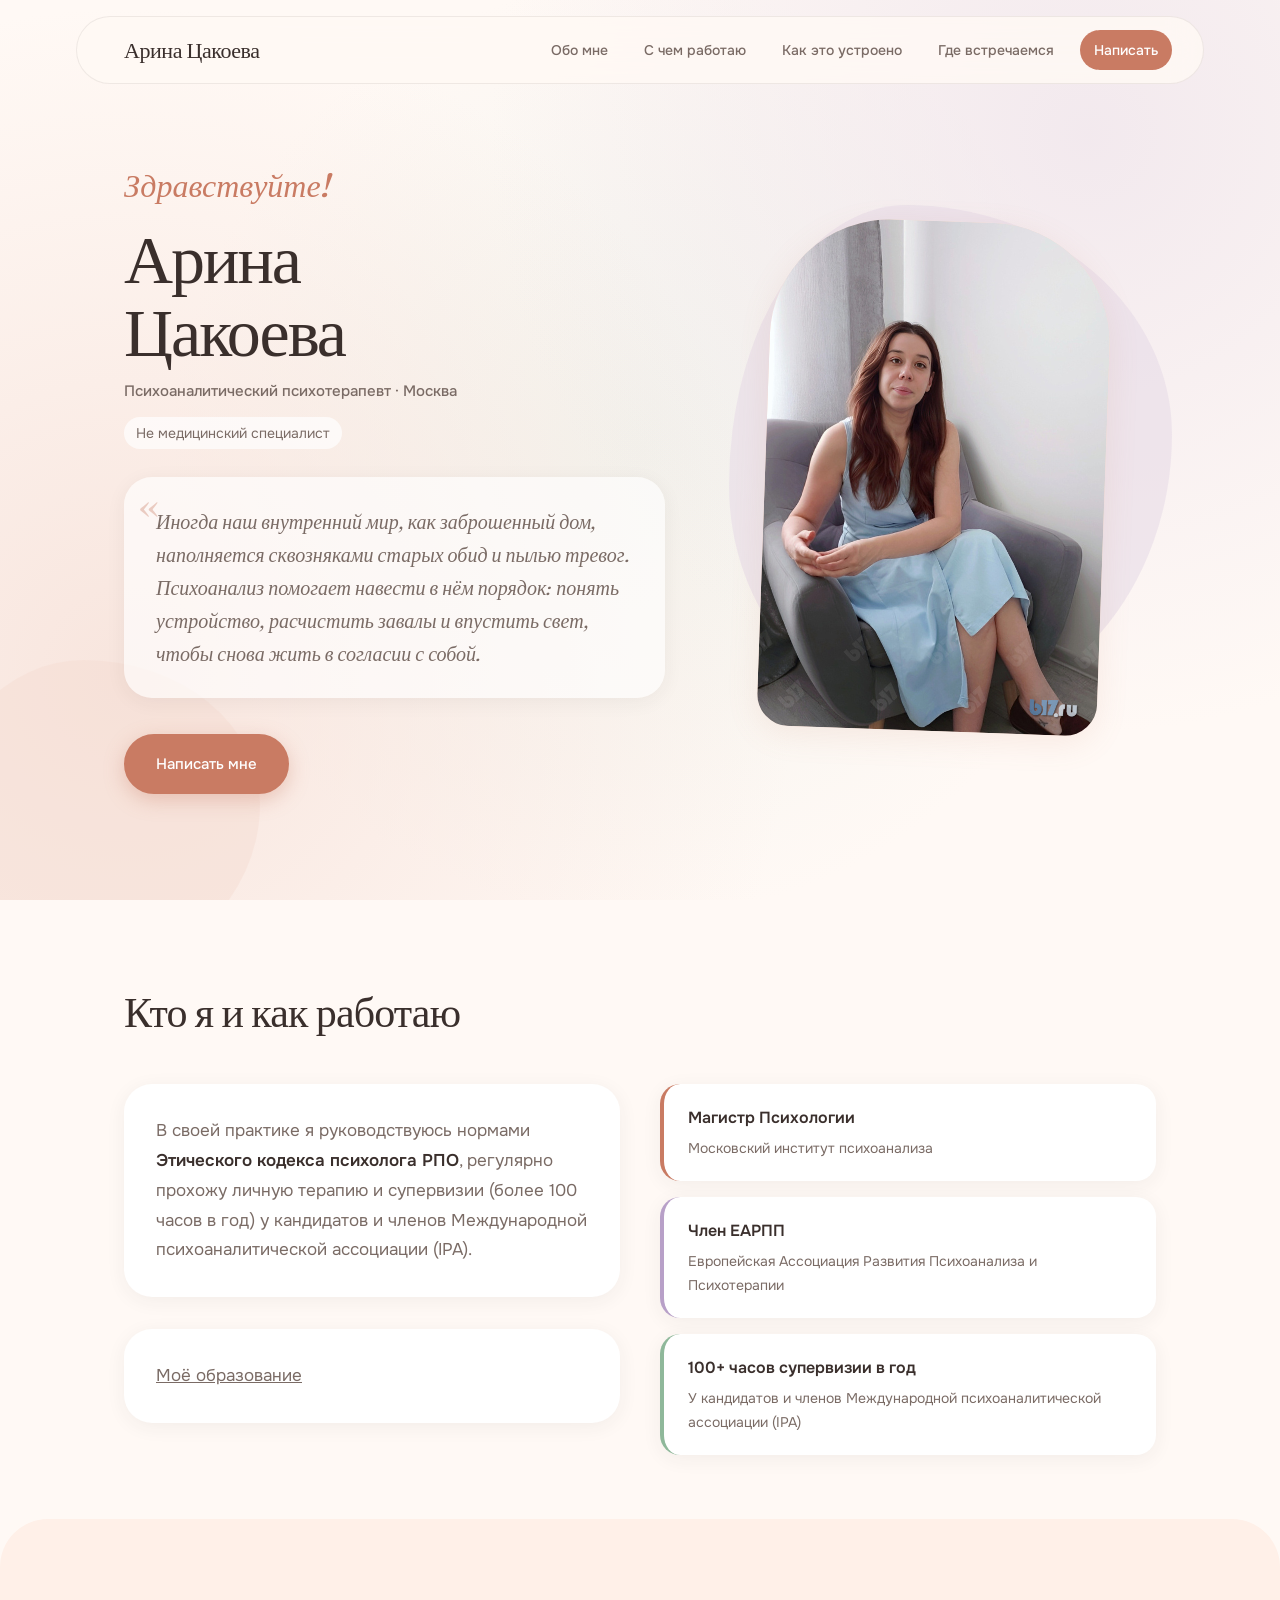
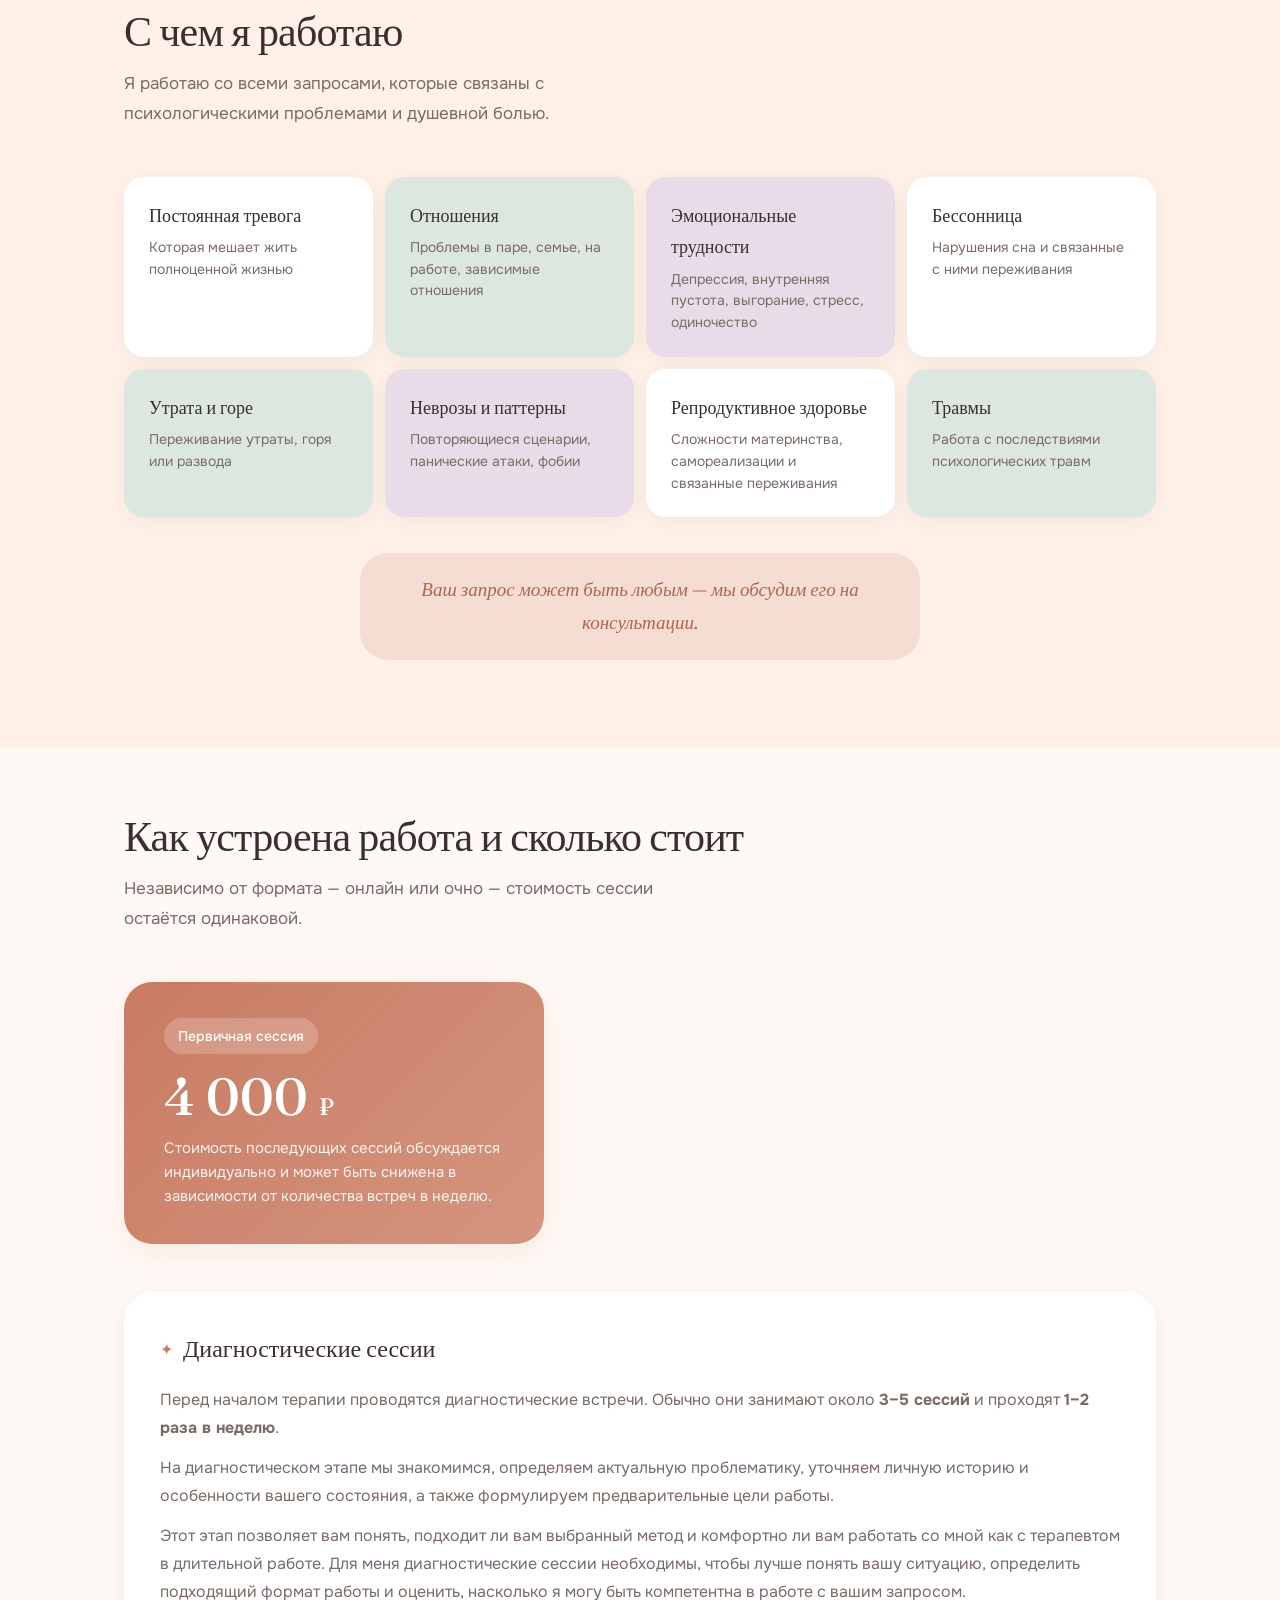
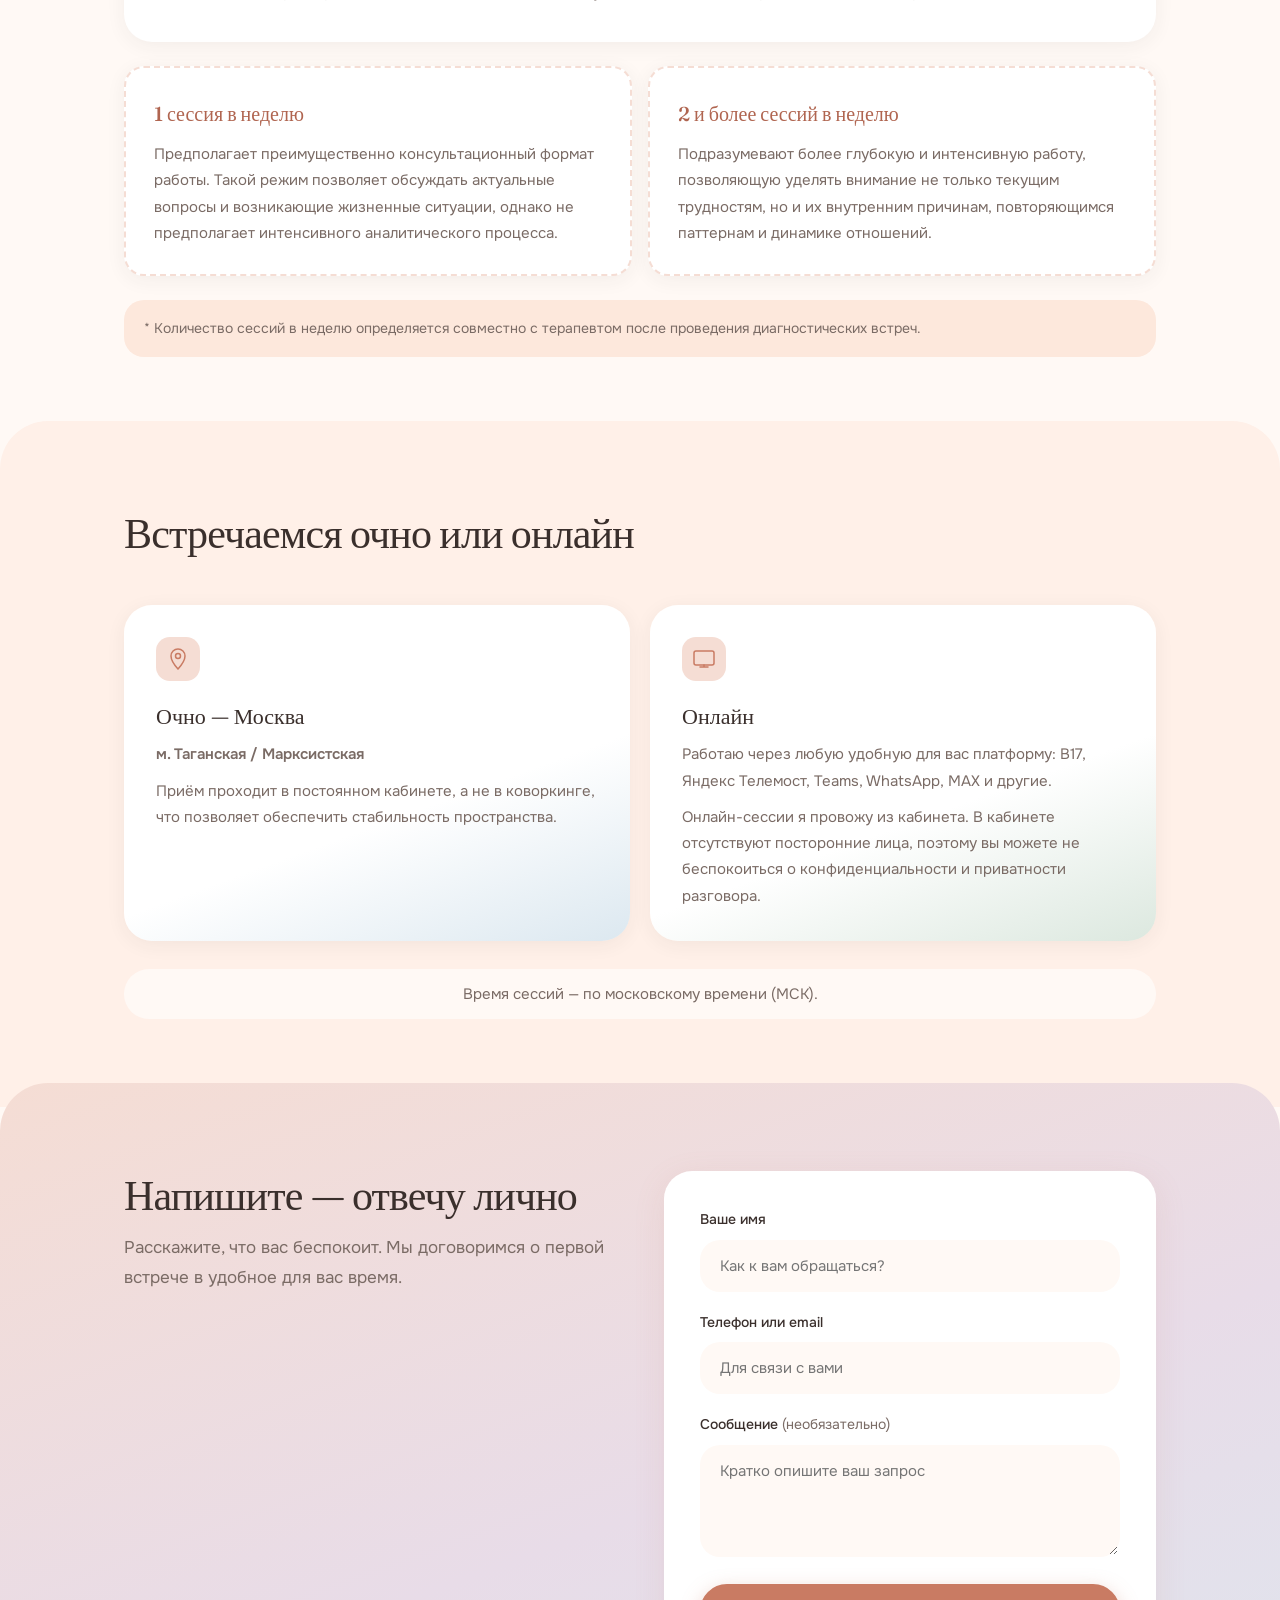
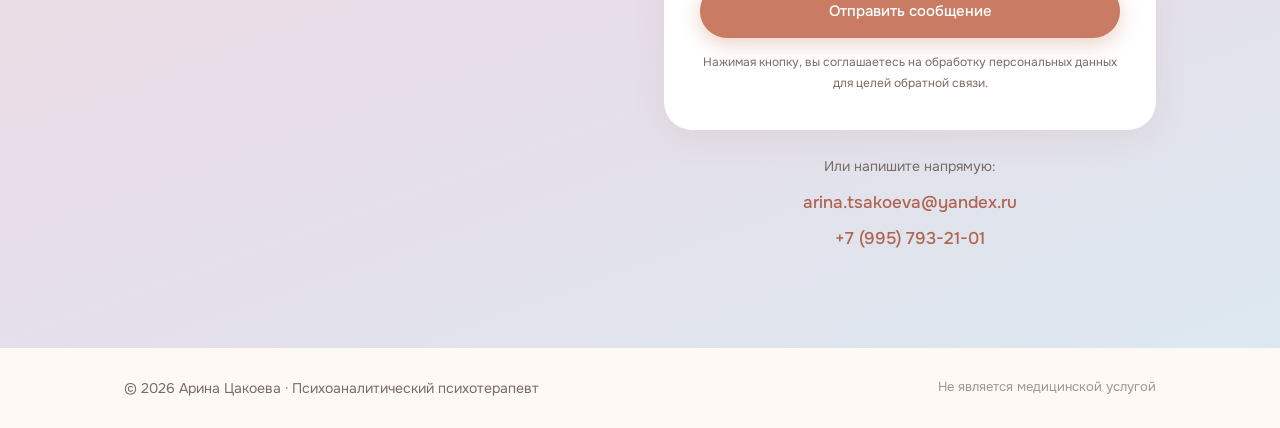
<file: index.html>
<!DOCTYPE html>
<html lang="ru">
<head>
  <meta charset="UTF-8">
  <meta name="viewport" content="width=device-width, initial-scale=1.0">
  <meta name="description" content="Арина Цакоева — психоаналитический психотерапевт в Москве. Онлайн и очные консультации.">
  <title>Арина Цакоева — психоаналитический психотерапевт</title>
  <link rel="preconnect" href="https://fonts.googleapis.com">
  <link rel="preconnect" href="https://fonts.gstatic.com" crossorigin>
  <link href="https://fonts.googleapis.com/css2?family=Fraunces:ital,opsz,wght@0,9..144,400;0,9..144,500;0,9..144,600;1,9..144,400&family=Onest:wght@400;500;600&display=swap" rel="stylesheet">
  <link rel="stylesheet" href="css/style.css">
</head>
<body>
  <header class="header" id="header">
    <div class="container header__inner">
      <a href="#" class="logo">Арина Цакоева</a>
      <nav class="nav" id="nav">
        <a href="#about" class="nav__link">Обо мне</a>
        <a href="#requests" class="nav__link">С чем работаю</a>
        <a href="#format" class="nav__link">Как это устроено</a>
        <a href="#location" class="nav__link">Где встречаемся</a>
        <a href="#contact" class="nav__link nav__link--cta">Написать</a>
      </nav>
      <button class="burger" id="burger" aria-label="Открыть меню">
        <span></span>
        <span></span>
        <span></span>
      </button>
    </div>
  </header>

  <main>
    <section class="hero">
      <div class="hero__bg"></div>
      <div class="container hero__inner">
        <div class="hero__content">
          <p class="hero__greeting">Здравствуйте!</p>
          <h1 class="hero__title">Арина<br>Цакоева</h1>
          <p class="hero__label">Психоаналитический психотерапевт · Москва</p>
          <p class="hero__subtitle">Не медицинский специалист</p>
          <blockquote class="hero__quote">
            Иногда наш внутренний мир, как заброшенный дом, наполняется сквозняками старых обид и пылью тревог. Психоанализ помогает навести в нём порядок: понять устройство, расчистить завалы и впустить свет, чтобы снова жить в согласии с собой.
          </blockquote>
          <div class="hero__actions">
            <a href="#contact" class="btn btn--primary">Написать мне</a>
          </div>
        </div>
        <div class="hero__visual">
          <figure class="hero__photo hero__photo--empty">
            <img
              src="images/user_979711_900.jpg"
              alt="Арина Цакоева — психоаналитический психотерапевт"
              width="600"
              height="900"
              class="hero__photo-img"
              onerror="this.closest('.hero__photo').classList.add('hero__photo--empty')"
              onload="this.closest('.hero__photo').classList.remove('hero__photo--empty')"
            >
            <figcaption class="hero__photo-placeholder">
              <svg viewBox="0 0 48 48" fill="none" aria-hidden="true">
                <rect x="6" y="4" width="36" height="40" rx="3" stroke="currentColor" stroke-width="1.5"/>
                <circle cx="18" cy="16" r="4" stroke="currentColor" stroke-width="1.5"/>
                <path d="M6 32l10-10 8 8 6-6 12 12" stroke="currentColor" stroke-width="1.5" stroke-linecap="round" stroke-linejoin="round"/>
              </svg>
            </figcaption>
          </figure>
        </div>
      </div>
    </section>

    <section class="section" id="about">
      <div class="container">
        <div class="section__header">
          <h2 class="section__title">Кто я и как работаю</h2>
        </div>
        <div class="about">
          <div>
            <div class="about__text">
              <p>В своей практике я руководствуюсь нормами <strong>Этического кодекса психолога РПО</strong>, регулярно прохожу личную терапию и супервизии (более 100 часов в год) у кандидатов и членов Международной психоаналитической ассоциации (IPA).</p>
            </div>
            <div class="about__text">
              <a class="education" href="ed.html"><u>Моё образование</u></a>
            </div>
          </div>
          
          <div class="about__credentials">
            <div class="credential">
              <div>
                <h3 class="credential__title">Магистр Психологии</h3>
                <p class="credential__desc">Московский институт психоанализа</p>
              </div>
            </div>
            <div class="credential">
              <div>
                <h3 class="credential__title">Член ЕАРПП</h3>
                <p class="credential__desc">Европейская Ассоциация Развития Психоанализа и Психотерапии</p>
              </div>
            </div>
            <div class="credential">
              <div>
                <h3 class="credential__title">100+ часов супервизии в год</h3>
                <p class="credential__desc">У кандидатов и членов Международной психоаналитической ассоциации (IPA)</p>
              </div>
            </div>
          </div>
        </div>
      </div>
    </section>

    <section class="section section--alt" id="requests">
      <div class="container">
        <div class="section__header">
          <h2 class="section__title">С чем я работаю</h2>
          <p class="section__desc">Я работаю со всеми запросами, которые связаны с психологическими проблемами и душевной болью.</p>
        </div>
        <div class="requests-grid">
          <div class="request-card">
            <h3>Постоянная тревога</h3>
            <p>Которая мешает жить полноценной жизнью</p>
          </div>
          <div class="request-card">
            <h3>Отношения</h3>
            <p>Проблемы в паре, семье, на работе, зависимые отношения</p>
          </div>
          <div class="request-card">
            <h3>Эмоциональные трудности</h3>
            <p>Депрессия, внутренняя пустота, выгорание, стресс, одиночество</p>
          </div>
          <div class="request-card">
            <h3>Бессонница</h3>
            <p>Нарушения сна и связанные с ними переживания</p>
          </div>
          <div class="request-card">
            <h3>Утрата и горе</h3>
            <p>Переживание утраты, горя или развода</p>
          </div>
          <div class="request-card">
            <h3>Неврозы и паттерны</h3>
            <p>Повторяющиеся сценарии, панические атаки, фобии</p>
          </div>
          <div class="request-card">
            <h3>Репродуктивное здоровье</h3>
            <p>Сложности материнства, самореализации и связанные переживания</p>
          </div>
          <div class="request-card">
            <h3>Травмы</h3>
            <p>Работа с последствиями психологических травм</p>
          </div>
        </div>
        <p class="requests-note">Ваш запрос может быть любым — мы обсудим его на консультации.</p>
      </div>
    </section>

    <section class="section" id="format">
      <div class="container">
        <div class="section__header">
          <h2 class="section__title">Как устроена работа и сколько стоит</h2>
          <p class="section__desc">Независимо от формата — онлайн или очно — стоимость сессии остаётся одинаковой.</p>
        </div>

        <div class="pricing">
          <div class="pricing__card pricing__card--featured">
            <span class="pricing__badge">Первичная сессия</span>
            <p class="pricing__price">4 000 <span>₽</span></p>
            <p class="pricing__note">Стоимость последующих сессий обсуждается индивидуально и может быть снижена в зависимости от количества встреч в неделю.</p>
          </div>
        </div>

        <div class="format-blocks">
          <article class="format-block">
            <h3 class="format-block__title">Диагностические сессии</h3>
            <p>Перед началом терапии проводятся диагностические встречи. Обычно они занимают около <strong>3–5 сессий</strong> и проходят <strong>1–2 раза в неделю</strong>.</p>
            <p>На диагностическом этапе мы знакомимся, определяем актуальную проблематику, уточняем личную историю и особенности вашего состояния, а также формулируем предварительные цели работы.</p>
            <p>Этот этап позволяет вам понять, подходит ли вам выбранный метод и комфортно ли вам работать со мной как с терапевтом в длительной работе. Для меня диагностические сессии необходимы, чтобы лучше понять вашу ситуацию, определить подходящий формат работы и оценить, насколько я могу быть компетентна в работе с вашим запросом.</p>
          </article>

          <div class="format-options">
            <article class="format-option">
              <h3>1 сессия в неделю</h3>
              <p>Предполагает преимущественно консультационный формат работы. Такой режим позволяет обсуждать актуальные вопросы и возникающие жизненные ситуации, однако не предполагает интенсивного аналитического процесса.</p>
            </article>
            <article class="format-option">
              <h3>2 и более сессий в неделю</h3>
              <p>Подразумевают более глубокую и интенсивную работу, позволяющую уделять внимание не только текущим трудностям, но и их внутренним причинам, повторяющимся паттернам и динамике отношений.</p>
            </article>
          </div>

          <p class="format-note">* Количество сессий в неделю определяется совместно с терапевтом после проведения диагностических встреч.</p>
        </div>
      </div>
    </section>

    <section class="section section--alt" id="location">
      <div class="container">
        <div class="section__header">
          <h2 class="section__title">Встречаемся очно или онлайн</h2>
        </div>
        <div class="location-grid">
          <article class="location-card">
            <div class="location-card__icon">
              <svg viewBox="0 0 24 24" fill="none" aria-hidden="true">
                <path d="M12 2C8.13 2 5 5.13 5 9c0 5.25 7 13 7 13s7-7.75 7-13c0-3.87-3.13-7-7-7z" stroke="currentColor" stroke-width="1.5"/>
                <circle cx="12" cy="9" r="2.5" stroke="currentColor" stroke-width="1.5"/>
              </svg>
            </div>
            <h3>Очно — Москва</h3>
            <p class="location-card__metro">м. Таганская / Марксистская</p>
            <p>Приём проходит в постоянном кабинете, а не в коворкинге, что позволяет обеспечить стабильность пространства.</p>
          </article>
          <article class="location-card">
            <div class="location-card__icon">
              <svg viewBox="0 0 24 24" fill="none" aria-hidden="true">
                <rect x="2" y="4" width="20" height="14" rx="2" stroke="currentColor" stroke-width="1.5"/>
                <path d="M8 20h8M12 18v2" stroke="currentColor" stroke-width="1.5" stroke-linecap="round"/>
              </svg>
            </div>
            <h3>Онлайн</h3>
            <p>Работаю через любую удобную для вас платформу: B17, Яндекс Телемост, Teams, WhatsApp, MAX и другие.</p>
            <p>Онлайн-сессии я провожу из кабинета. В кабинете отсутствуют посторонние лица, поэтому вы можете не беспокоиться о конфиденциальности и приватности разговора.</p>
          </article>
        </div>
        <p class="location-time">Время сессий — по московскому времени (МСК).</p>
      </div>
    </section>

    <section class="section contact" id="contact">
      <div class="container">
        <div class="contact__inner">
          <div class="contact__content">
            <h2 class="section__title">Напишите — отвечу лично</h2>
            <p class="contact__desc">Расскажите, что вас беспокоит. Мы договоримся о первой встрече в удобное для вас время.</p>
          </div>
          <div class="contact__form-wrap">
            <form class="contact-form" id="contact-form">
              <div class="form-group">
                <label for="name">Ваше имя</label>
                <input type="text" id="name" name="name" required placeholder="Как к вам обращаться?">
              </div>
              <div class="form-group">
                <label for="contact">Телефон или email</label>
                <input type="text" id="contact" name="contact" required placeholder="Для связи с вами">
              </div>
              <div class="form-group">
                <label for="message">Сообщение <span class="optional">(необязательно)</span></label>
                <textarea id="message" name="message" rows="4" placeholder="Кратко опишите ваш запрос"></textarea>
              </div>
              <button type="submit" class="btn btn--primary btn--full">Отправить сообщение</button>
              <p class="form-note">Нажимая кнопку, вы соглашаетесь на обработку персональных данных для целей обратной связи.</p>
            </form>
            <div class="contact__alt">
              <p>Или напишите напрямую:</p>
              <a href="mailto:arina.tsakoeva@yandex.ru" class="contact-link">arina.tsakoeva@yandex.ru</a>
              <a href="tel:+79957932101" class="contact-link">+7 (995) 793-21-01</a>
            </div>
          </div>
        </div>
      </div>
    </section>
  </main>

  <footer class="footer">
    <div class="container footer__inner">
      <p>© 2026 Арина Цакоева · Психоаналитический психотерапевт</p>
      <p class="footer__note">Не является медицинской услугой</p>
    </div>
  </footer>

  <script src="js/main.js"></script>
</body>
</html>
</file>
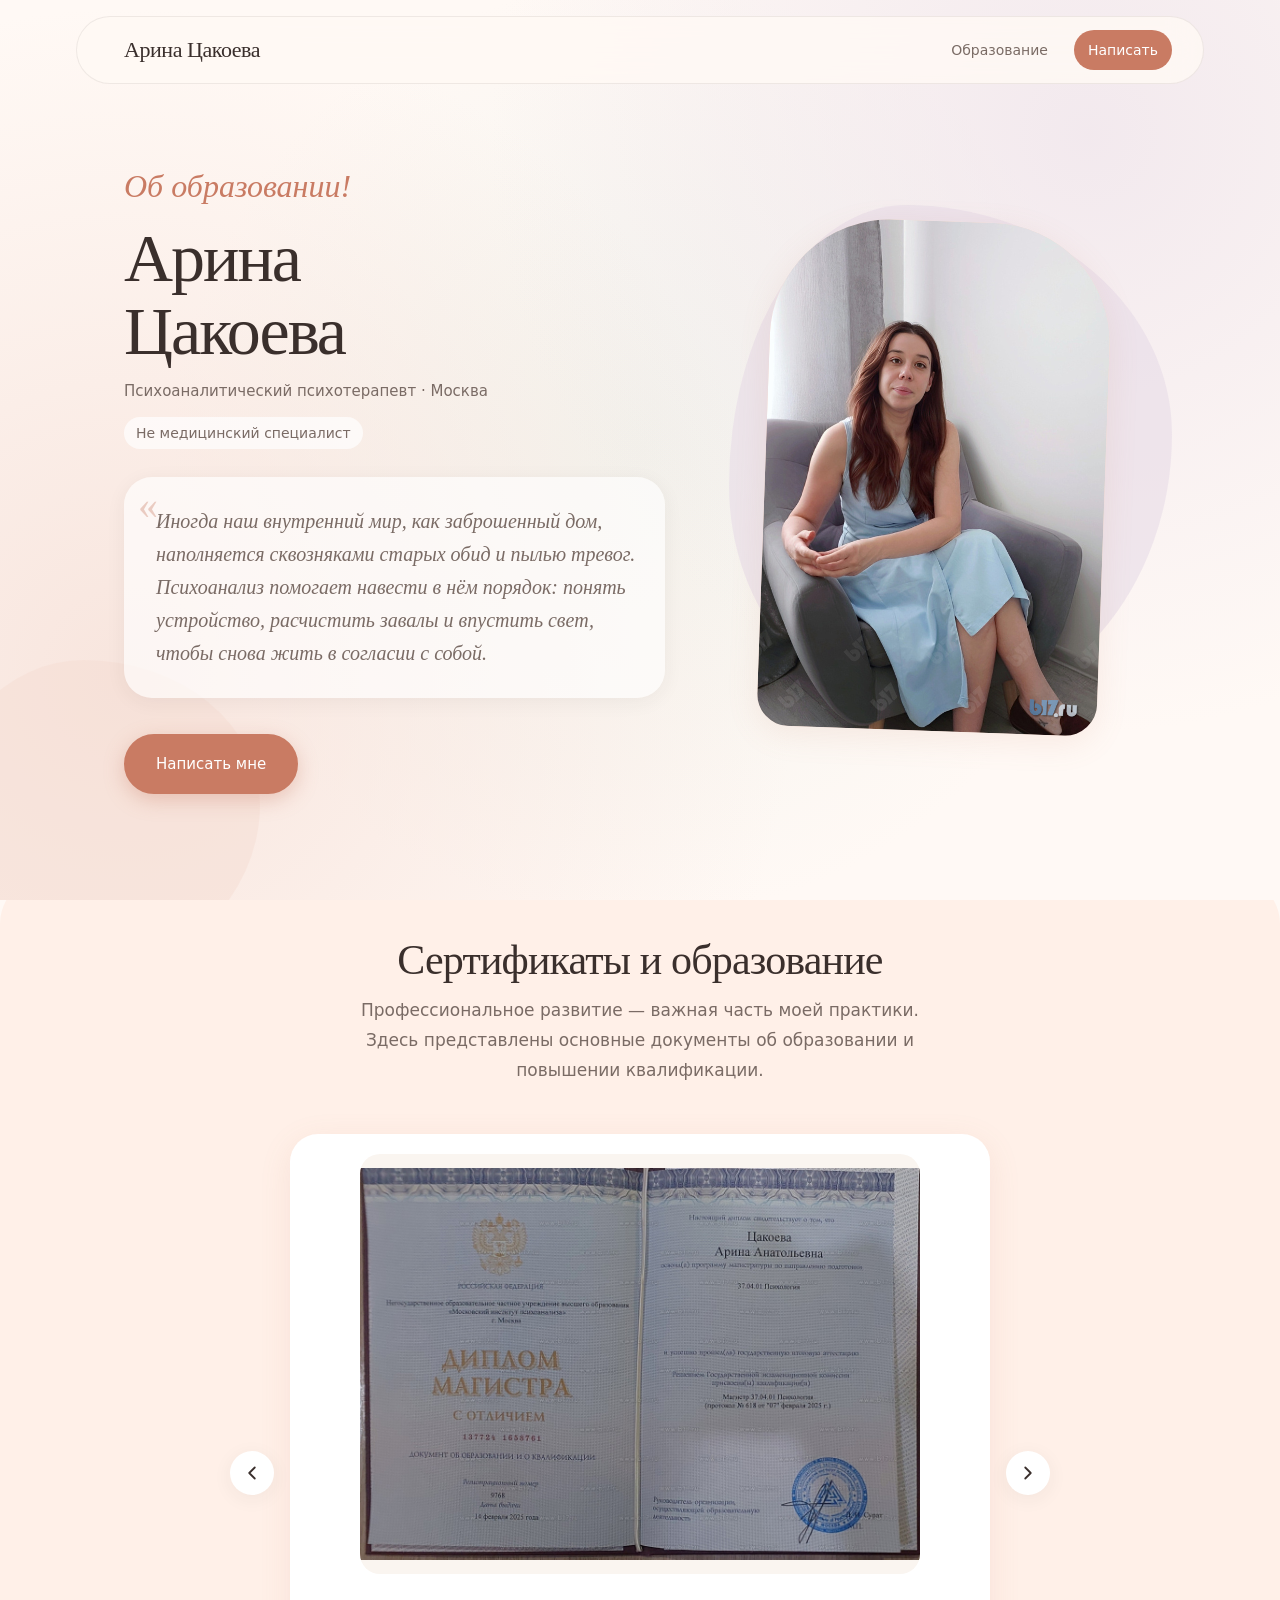
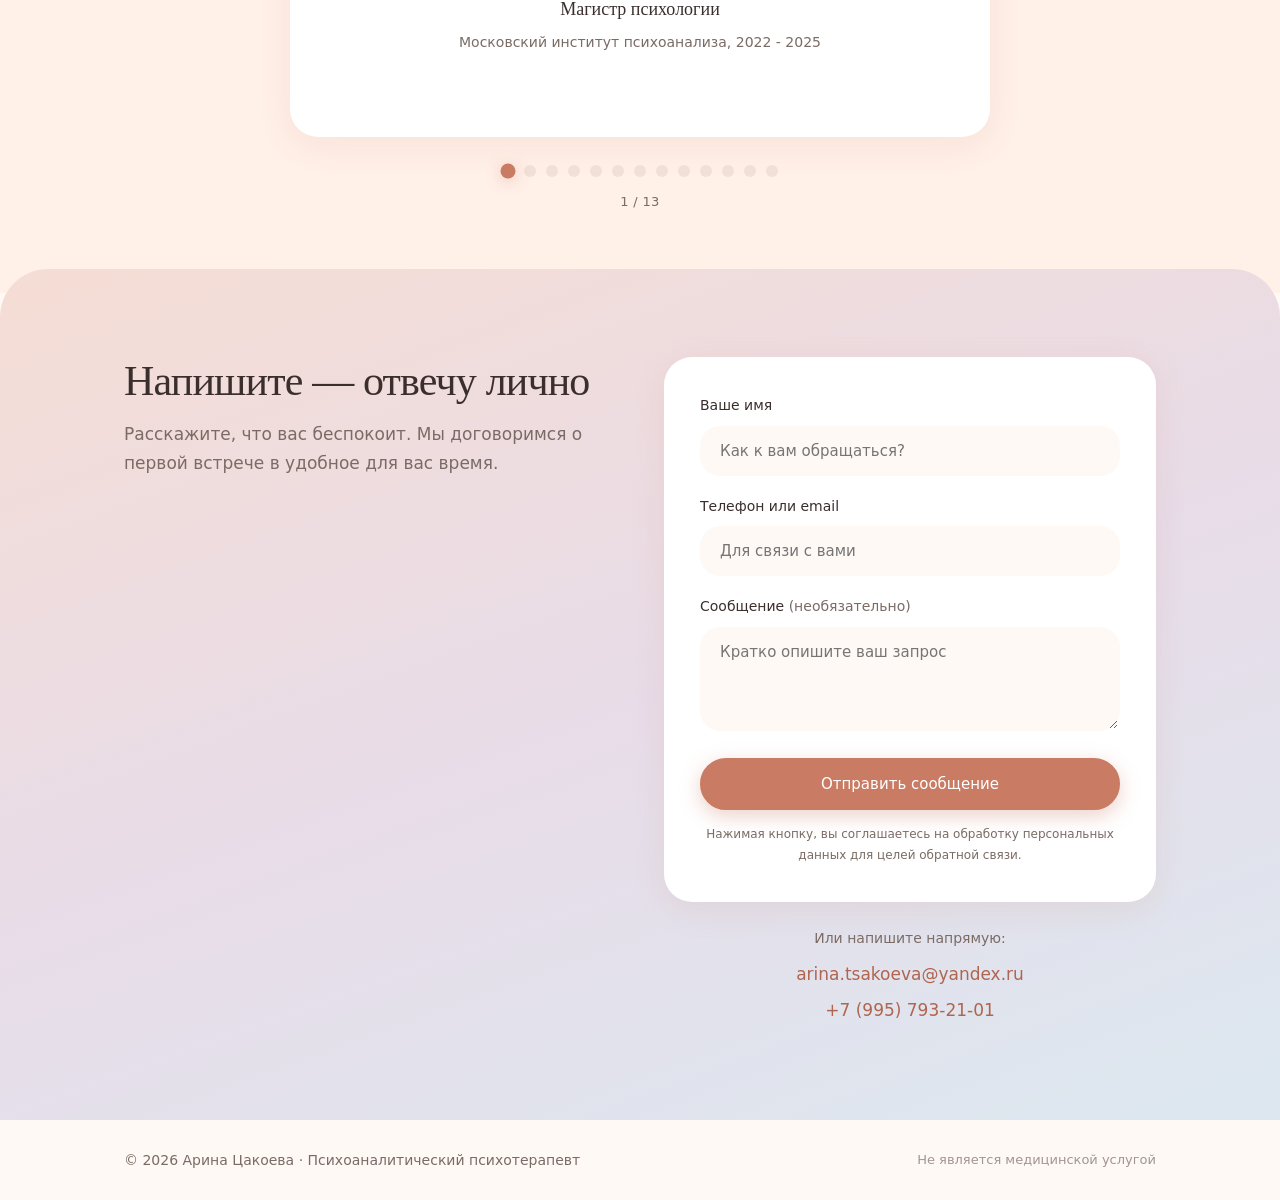
<file: ed.html>
<!DOCTYPE html>
<html lang="en">
<head>
    <meta charset="UTF-8">
    <meta name="viewport" content="width=device-width, initial-scale=1.0">
    <title>Document</title>
    <link rel="stylesheet" href="css/style.css">
    <link rel="stylesheet" href="css/education.css">
</head>
<body>
    <header class="header" id="header">
      <div class="container header__inner">
        <a href="index.html" class="logo">Арина Цакоева</a>
        <nav class="nav" id="nav">
          <a href="#certificates" class="nav__link">Образование</a>
          <a href="#contact" class="nav__link nav__link--cta">Написать</a>
        </nav>
        <button class="burger" id="burger" aria-label="Открыть меню">
          <span></span>
          <span></span>
          <span></span>
        </button>
      </div>
    </header>
    <main>
      <section class="hero">
      <div class="hero__bg"></div>
      <div class="container hero__inner">
        <div class="hero__content">
          <p class="hero__greeting">Об образовании!</p>
          <h1 class="hero__title">Арина<br>Цакоева</h1>
          <p class="hero__label">Психоаналитический психотерапевт · Москва</p>
          <p class="hero__subtitle">Не медицинский специалист</p>
          <blockquote class="hero__quote">
            Иногда наш внутренний мир, как заброшенный дом, наполняется сквозняками старых обид и пылью тревог. Психоанализ помогает навести в нём порядок: понять устройство, расчистить завалы и впустить свет, чтобы снова жить в согласии с собой.
          </blockquote>
          <div class="hero__actions">
            <a href="#contact" class="btn btn--primary">Написать мне</a>
          </div>
        </div>
        <div class="hero__visual">
          <figure class="hero__photo hero__photo--empty">
            <img
              src="images/user_979711_900.jpg"
              alt="Арина Цакоева — психоаналитический психотерапевт"
              width="600"
              height="900"
              class="hero__photo-img"
              onerror="this.closest('.hero__photo').classList.add('hero__photo--empty')"
              onload="this.closest('.hero__photo').classList.remove('hero__photo--empty')"
            >
            <figcaption class="hero__photo-placeholder">
              <svg viewBox="0 0 48 48" fill="none" aria-hidden="true">
                <rect x="6" y="4" width="36" height="40" rx="3" stroke="currentColor" stroke-width="1.5"/>
                <circle cx="18" cy="16" r="4" stroke="currentColor" stroke-width="1.5"/>
                <path d="M6 32l10-10 8 8 6-6 12 12" stroke="currentColor" stroke-width="1.5" stroke-linecap="round" stroke-linejoin="round"/>
              </svg>
            </figcaption>
          </figure>
        </div>
      </div>
    </section>
    <section class="certificates" id="certificates">
    <div class="container">
        <div class="certificates__header">
            <h2 class="section__title">Сертификаты и образование</h2>
            <p class="section__desc">Профессиональное развитие — важная часть моей практики. Здесь представлены основные документы об образовании и повышении квалификации.</p>
        </div>

        <div class="slider-wrapper" role="region" aria-label="Слайдер сертификатов">
            <div class="slider-container">
                <div class="slider-track" id="slider-track">
                </div>
            </div>
            <button class="slider-btn slider-btn--prev" id="slider-prev" aria-label="Предыдущий слайд">
                <svg viewBox="0 0 24 24" fill="none" stroke="currentColor" stroke-width="2" stroke-linecap="round" stroke-linejoin="round">
                    <path d="M15 18l-6-6 6-6"/>
                </svg>
            </button>
            <button class="slider-btn slider-btn--next" id="slider-next" aria-label="Следующий слайд">
                <svg viewBox="0 0 24 24" fill="none" stroke="currentColor" stroke-width="2" stroke-linecap="round" stroke-linejoin="round">
                    <path d="M9 18l6-6-6-6"/>
                </svg>
            </button>
            <div class="slider-dots" id="slider-dots" role="tablist"></div>
            <div class="slider-counter" id="slider-counter"></div>
        </div>
    </div>
</section>
      <section class="section contact" id="contact">
      <div class="container">
        <div class="contact__inner">
          <div class="contact__content">
            <h2 class="section__title">Напишите — отвечу лично</h2>
            <p class="contact__desc">Расскажите, что вас беспокоит. Мы договоримся о первой встрече в удобное для вас время.</p>
          </div>
          <div class="contact__form-wrap">
            <form class="contact-form" id="contact-form">
              <div class="form-group">
                <label for="name">Ваше имя</label>
                <input type="text" id="name" name="name" required placeholder="Как к вам обращаться?">
              </div>
              <div class="form-group">
                <label for="contact">Телефон или email</label>
                <input type="text" id="contact" name="contact" required placeholder="Для связи с вами">
              </div>
              <div class="form-group">
                <label for="message">Сообщение <span class="optional">(необязательно)</span></label>
                <textarea id="message" name="message" rows="4" placeholder="Кратко опишите ваш запрос"></textarea>
              </div>
              <button type="submit" class="btn btn--primary btn--full">Отправить сообщение</button>
              <p class="form-note">Нажимая кнопку, вы соглашаетесь на обработку персональных данных для целей обратной связи.</p>
            </form>
            <div class="contact__alt">
              <p>Или напишите напрямую:</p>
              <a href="mailto:arina.tsakoeva@yandex.ru" class="contact-link">arina.tsakoeva@yandex.ru</a>
              <a href="tel:+79957932101" class="contact-link">+7 (995) 793-21-01</a>
            </div>
          </div>
        </div>
      </div>
    </section>
  </main>

  <footer class="footer">
    <div class="container footer__inner">
      <p>© 2026 Арина Цакоева · Психоаналитический психотерапевт</p>
      <p class="footer__note">Не является медицинской услугой</p>
    </div>
  </footer>
  <script src="js/main.js"></script>
  <script>
    (function() {
        'use strict';

        const certificates = [
            {
                src: 'images/magispsy.jpg',   
                caption: 'Магистр психологии',
                sub: 'Московский институт психоанализа, 2022 - 2025'
            },
            {
                src: 'images/IV Гарольдовские чтения.jpg',
                caption: 'IV Гарольдовские чтения. Довербальное и невербальное',
                sub: 'ЕАРПП, 2024'
            },
            {
                src: 'images/sovrteorpsy.jpg',
                caption: 'Современная теория психоанализа',
                sub: 'Школа практического психоанализа, 2025'
            },
            {
                src: 'images/V Гарольдовские чтения.jpg', 
                caption: 'V Гарольдовские чтения',
                sub: 'ЕАРПП, 2025'
            },
            {
                src: 'images/Выносимая трудность бытия.jpg',
                caption: 'Выносимая трудность бытия',
                sub: 'ЕАРПП, 2026'
            },
            {
                src: 'images/Достижения в области нейропсихоанализа и их клинические последствия.jpg',
                caption: 'Достижения в области нейропсихоанализа и их клинические последствия',
                sub: 'Newpsy, 2026'
            },
            {
                src: 'images/Крайние формы психопатологии.jpg', 
                caption: 'Крайние формы психопатологии: травматические причины психических расстройств',
                sub: 'IAPP, 2025'
            },
            {
                src: 'images/Практическая психология в вопросах детско-родительских отношений.jpg',
                caption: 'Практическая психология в вопросах детско-родительских отношений',
                sub: 'АНО "Наше настоящее", 2025'
            },
            {
                src: 'images/Психология серебрянного возраста и межпоколенческая коммуникация.jpg',
                caption: 'Психология серебрянного возраста и межпоколенческая коммуникация',
                sub: 'Московский институт психоанализа, 2025'
            },
            {
                src: 'images/Сексуальность.jpg', 
                caption: 'Сексуальность. Добро или зло?',
                sub: 'Московский институт психоанализа, 2025'
            },
            {
                src: 'images/Сновидение в психоанализе и психотерапии.jpg',
                caption: 'Сновидение в психоанализе и психотерапии',
                sub: 'IAPP, 2024'
            },
            {
                src: 'images/Терапия горя как реконструкция смыслов.jpg',
                caption: 'Терапия горя как реконструкция смыслов: введение в Трехчастную модель рекомендации смыслов при проживании утраты',
                sub: 'Newpsy, 2025'
            },
            {
                src: 'images/Техника психоаналитической терапии.jpg',
                caption: 'Техника психоаналитической терапии: интервенции, сеттинг и аналитическая установка» Салмана Ахтара',
                sub: 'IAAP, 2026'
            }
        ];
        let currentIndex = 0;
        const totalSlides = certificates.length;

        const track = document.getElementById('slider-track');
        const dotsContainer = document.getElementById('slider-dots');
        const counter = document.getElementById('slider-counter');
        const prevBtn = document.getElementById('slider-prev');
        const nextBtn = document.getElementById('slider-next');
        function renderSlides() {
            if (!track) return;

            track.innerHTML = '';

            certificates.forEach((cert, index) => {
                const slide = document.createElement('div');
                slide.className = `slide${index === 0 ? ' active' : ''}`;
                slide.setAttribute('role', 'tabpanel');
                slide.setAttribute('aria-label', `Слайд ${index + 1} из ${totalSlides}`);

                slide.innerHTML = `
                    <img
                        src="${cert.src}"
                        alt="${cert.caption} — ${cert.sub}"
                        class="slide__image"
                        loading="lazy"
                        onerror="this.style.display='none'; this.parentElement.querySelector('.slide__placeholder')?.style.setProperty('display', 'flex');"
                    >
                    <figcaption class="slide__caption">
                        ${cert.caption}
                        <span>${cert.sub}</span>
                    </figcaption>
                `;

                track.appendChild(slide);
            });
            renderDots();
            updateCounter();
        }
        function renderDots() {
            if (!dotsContainer) return;

            dotsContainer.innerHTML = '';

            for (let i = 0; i < totalSlides; i++) {
                const dot = document.createElement('button');
                dot.setAttribute('role', 'tab');
                dot.setAttribute('aria-label', `Перейти к слайду ${i + 1}`);
                dot.dataset.index = i;

                if (i === currentIndex) {
                    dot.classList.add('active');
                    dot.setAttribute('aria-selected', 'true');
                }

                dot.addEventListener('click', () => {
                    goToSlide(i);
                });

                dotsContainer.appendChild(dot);
            }
        }
        function updateDots() {
            if (!dotsContainer) return;

            const dots = dotsContainer.querySelectorAll('button');
            dots.forEach((dot, i) => {
                dot.classList.toggle('active', i === currentIndex);
                dot.setAttribute('aria-selected', i === currentIndex ? 'true' : 'false');
            });
        }
        function updateCounter() {
            if (counter) {
                counter.textContent = `${currentIndex + 1} / ${totalSlides}`;
            }
        }
        function goToSlide(index) {
            if (index < 0) index = totalSlides - 1;
            if (index >= totalSlides) index = 0;

            currentIndex = index;
            if (track) {
                track.style.transform = `translateX(-${currentIndex * 100}%)`;
            }
            const slides = track.querySelectorAll('.slide');
            slides.forEach((slide, i) => {
                slide.classList.toggle('active', i === currentIndex);
                slide.setAttribute('aria-hidden', i === currentIndex ? 'false' : 'true');
            });

            updateDots();
            updateCounter();
        }

        prevBtn?.addEventListener('click', () => {
            goToSlide(currentIndex - 1);
        });

        nextBtn?.addEventListener('click', () => {
            goToSlide(currentIndex + 1);
        });
        document.addEventListener('keydown', (e) => {
            const isSliderFocused = document.querySelector('.slider-wrapper')?.contains(document.activeElement);

            if (isSliderFocused || document.activeElement?.closest('.slider-wrapper')) {
                if (e.key === 'ArrowLeft') {
                    e.preventDefault();
                    goToSlide(currentIndex - 1);
                } else if (e.key === 'ArrowRight') {
                    e.preventDefault();
                    goToSlide(currentIndex + 1);
                }
            }
        });

        let touchStartX = 0;
        let touchEndX = 0;
        let isSwiping = false;

        const container = document.querySelector('.slider-container');

        container?.addEventListener('touchstart', (e) => {
            touchStartX = e.changedTouches[0].screenX;
            isSwiping = true;
        }, { passive: true });

        container?.addEventListener('touchmove', (e) => {
            if (!isSwiping) return;
            touchEndX = e.changedTouches[0].screenX;
        }, { passive: true });

        container?.addEventListener('touchend', (e) => {
            if (!isSwiping) return;
            isSwiping = false;

            const diff = touchStartX - touchEndX;
            const threshold = 40;

            if (Math.abs(diff) > threshold) {
                if (diff > 0) {
                    goToSlide(currentIndex + 1);
                } else {
                    goToSlide(currentIndex - 1);
                }
            }

            touchStartX = 0;
            touchEndX = 0;
        }, { passive: true });

        let resizeTimeout;
        window.addEventListener('resize', () => {
            clearTimeout(resizeTimeout);
            resizeTimeout = setTimeout(() => {
                if (track) {
                    track.style.transform = `translateX(-${currentIndex * 100}%)`;
                }
            }, 150);
        });
        renderSlides();
        if (totalSlides === 0) {
            document.querySelector('.slider-wrapper')?.style.setProperty('display', 'none');
        }
        if (totalSlides <= 1) {
            prevBtn?.style.setProperty('display', 'none');
            nextBtn?.style.setProperty('display', 'none');
            dotsContainer?.style.setProperty('display', 'none');
            counter?.style.setProperty('display', 'none');
        }

    })();
</script>
</body>
</html>
</file>
<file: css/style.css>
/* ===== Variables — warm & friendly ===== */
:root {
  --color-bg: #fff9f5;
  --color-bg-alt: #fff0e8;
  --color-bg-warm: #fde8dc;
  --color-text: #3a2f2c;
  --color-text-muted: #7a6b65;
  --color-accent: #c97b63;
  --color-accent-dark: #b06550;
  --color-accent-soft: #f5ddd4;
  --color-lilac: #e8dce8;
  --color-sage: #dce8df;
  --color-sky: #dce8f0;
  --color-white: #ffffff;
  --color-border: rgba(58, 47, 44, 0.08);

  --font-display: 'Fraunces', Georgia, serif;
  --font-body: 'Onest', system-ui, sans-serif;

  --radius: 20px;
  --radius-lg: 28px;
  --radius-pill: 999px;
  --shadow: 0 8px 32px rgba(201, 123, 99, 0.12);
  --shadow-soft: 0 4px 20px rgba(58, 47, 44, 0.06);

  --header-height: 68px;
  --transition: 0.35s cubic-bezier(0.4, 0, 0.2, 1);
}

/* ===== Reset & Base ===== */
*, *::before, *::after {
  box-sizing: border-box;
  margin: 0;
  padding: 0;
}

html {
  scroll-behavior: smooth;
  scroll-padding-top: var(--header-height);
}

body {
  font-family: var(--font-body);
  font-size: 16px;
  line-height: 1.75;
  color: var(--color-text);
  background: var(--color-bg);
  -webkit-font-smoothing: antialiased;
}

img { max-width: 100%; display: block; }
a { color: inherit; text-decoration: none; }

.container {
  width: 100%;
  max-width: 1080px;
  margin: 0 auto;
  padding: 0 24px;
}


.section__title {
  font-family: var(--font-display);
  font-size: clamp(1.875rem, 4vw, 2.625rem);
  font-weight: 500;
  line-height: 1.15;
  color: var(--color-text);
  margin-bottom: 14px;
  letter-spacing: -0.02em;
}

.section__desc {
  font-size: 1.0625rem;
  color: var(--color-text-muted);
  max-width: 560px;
}

/* ===== Buttons ===== */
.btn {
  display: inline-flex;
  align-items: center;
  justify-content: center;
  gap: 8px;
  padding: 15px 30px;
  font-family: var(--font-body);
  font-size: 0.9375rem;
  font-weight: 500;
  border-radius: var(--radius-pill);
  border: 2px solid transparent;
  cursor: pointer;
  transition: all var(--transition);
}

.btn--primary {
  background: var(--color-accent);
  color: var(--color-white);
  border-color: var(--color-accent);
  box-shadow: 0 6px 20px rgba(201, 123, 99, 0.35);
}

.btn--primary:hover {
  background: var(--color-accent-dark);
  border-color: var(--color-accent-dark);
  transform: translateY(-2px) scale(1.02);
  box-shadow: 0 10px 28px rgba(201, 123, 99, 0.4);
}

.btn--full { width: 100%; }

/* ===== Header ===== */
.header {
  position: fixed;
  top: 16px;
  left: 16px;
  right: 16px;
  z-index: 100;
  max-width: calc(1080px + 48px);
  margin: 0 auto;
  height: var(--header-height);
  background: rgba(255, 249, 245, 0.82);
  backdrop-filter: blur(16px);
  border-radius: var(--radius-pill);
  border: 1px solid var(--color-border);
  transition: box-shadow var(--transition), top var(--transition);
}

.header.scrolled {
  top: 8px;
  box-shadow: var(--shadow-soft);
}

.header__inner {
  display: flex;
  align-items: center;
  justify-content: space-between;
  height: 100%;
  padding: 0 8px 0 24px;
}

.logo {
  font-family: var(--font-display);
  font-size: 1.375rem;
  font-weight: 500;
  color: var(--color-text);
  letter-spacing: -0.02em;
}

.nav {
  display: flex;
  align-items: center;
  gap: 8px;
}

.nav__link {
  font-size: 0.875rem;
  font-weight: 500;
  color: var(--color-text-muted);
  padding: 8px 14px;
  border-radius: var(--radius-pill);
  transition: all var(--transition);
}

.nav__link:hover {
  color: var(--color-text);
  background: var(--color-accent-soft);
}

.nav__link--cta {
  background: var(--color-accent);
  color: var(--color-white) !important;
  margin-left: 4px;
}

.nav__link--cta:hover {
  background: var(--color-accent-dark);
}

.burger {
  display: none;
  flex-direction: column;
  gap: 5px;
  background: none;
  border: none;
  cursor: pointer;
  padding: 8px;
  margin-right: 8px;
}

.burger span {
  display: block;
  width: 22px;
  height: 2px;
  background: var(--color-text);
  border-radius: 2px;
  transition: all var(--transition);
}

/* ===== Hero ===== */
.hero {
  position: relative;
  min-height: 100vh;
  display: flex;
  align-items: center;
  padding: calc(var(--header-height) + 64px) 0 80px;
  overflow: hidden;
}

.hero__bg {
  position: absolute;
  inset: 0;
  background:
    radial-gradient(circle at 85% 15%, rgba(232, 220, 232, 0.55) 0%, transparent 45%),
    radial-gradient(circle at 10% 75%, rgba(245, 221, 212, 0.7) 0%, transparent 50%),
    radial-gradient(circle at 50% 50%, rgba(220, 232, 223, 0.35) 0%, transparent 60%),
    var(--color-bg);
  z-index: 0;
}

.hero__bg::after {
  content: '';
  position: absolute;
  width: 320px;
  height: 320px;
  bottom: -80px;
  left: -60px;
  background: var(--color-accent-soft);
  border-radius: 45% 55% 60% 40% / 50% 45% 55% 50%;
  opacity: 0.5;
  animation: blob-float 12s ease-in-out infinite;
}

@keyframes blob-float {
  0%, 100% { transform: translate(0, 0) rotate(0deg); }
  50% { transform: translate(20px, -15px) rotate(5deg); }
}

.hero__inner {
  position: relative;
  z-index: 1;
  display: grid;
  grid-template-columns: 1.1fr 0.9fr;
  gap: 48px;
  align-items: center;
}

.hero__greeting {
  font-family: var(--font-display);
  font-size: clamp(1.5rem, 3vw, 2rem);
  font-weight: 500;
  font-style: italic;
  color: var(--color-accent);
  margin-bottom: 8px;
}

.hero__label {
  font-size: 0.9375rem;
  font-weight: 500;
  color: var(--color-text-muted);
  margin-bottom: 12px;
}

.hero__title {
  font-family: var(--font-display);
  font-size: clamp(2.75rem, 6.5vw, 4.25rem);
  font-weight: 500;
  line-height: 1.08;
  margin-bottom: 10px;
  letter-spacing: -0.03em;
}

.hero__subtitle {
  display: inline-block;
  font-size: 0.875rem;
  color: var(--color-text-muted);
  margin-bottom: 28px;
  padding: 4px 12px;
  background: rgba(255, 255, 255, 0.7);
  border-radius: var(--radius-pill);
}

.hero__quote {
  position: relative;
  font-family: var(--font-display);
  font-size: clamp(1.0625rem, 2vw, 1.25rem);
  font-style: italic;
  line-height: 1.65;
  color: var(--color-text-muted);
  background: rgba(255, 255, 255, 0.65);
  border-radius: var(--radius-lg);
  padding: 28px 28px 28px 32px;
  margin-bottom: 36px;
  box-shadow: var(--shadow-soft);
}

.hero__quote::before {
  content: '«';
  position: absolute;
  top: 8px;
  left: 14px;
  font-size: 2.5rem;
  line-height: 1;
  color: var(--color-accent);
  opacity: 0.35;
  font-style: normal;
}

.hero__actions {
  display: flex;
  flex-wrap: wrap;
  gap: 12px;
}

.hero__visual {
  position: relative;
}

.hero__visual::before {
  content: '';
  position: absolute;
  inset: -16px -16px 16px 16px;
  background: var(--color-lilac);
  border-radius: 40% 60% 55% 45% / 55% 45% 55% 45%;
  z-index: 0;
  opacity: 0.6;
}

.hero__photo {
  position: relative;
  z-index: 1;
  width: 100%;
  max-width: 340px;
  margin: 0 auto;
  aspect-ratio: 600 / 900;
  border-radius: 120px 120px 32px 32px;
  overflow: hidden;
  box-shadow: var(--shadow);
  background: var(--color-accent-soft);
  transform: rotate(2deg);
  transition: transform var(--transition);
}

.hero__photo:hover {
  transform: rotate(0deg) scale(1.02);
}

.hero__photo-img {
  position: absolute;
  inset: 0;
  width: 100%;
  height: 100%;
  object-fit: cover;
  object-position: center top;
  display: block;
}

.hero__photo--empty .hero__photo-img { opacity: 0; }

.hero__photo-placeholder {
  position: absolute;
  inset: 0;
  display: flex;
  flex-direction: column;
  align-items: center;
  justify-content: center;
  gap: 12px;
  padding: 24px;
  text-align: center;
  color: var(--color-accent);
  pointer-events: none;
  transition: opacity var(--transition);
}

.hero__photo:not(.hero__photo--empty) .hero__photo-placeholder { opacity: 0; }

.hero__photo-placeholder svg {
  width: 48px;
  height: 48px;
  opacity: 0.45;
}

/* ===== Sections ===== */
.section {
  padding: 88px 0;
  position: relative;
}

.section--alt {
  background: var(--color-bg-alt);
  border-radius: 48px 48px 0 0;
  margin-top: -24px;
}

.section--alt + .section:not(.section--alt) {
  margin-top: -24px;
}

.section__header {
  margin-bottom: 48px;
}

/* ===== About ===== */
.about {
  display: grid;
  grid-template-columns: 1fr 1fr;
  gap: 40px;
  align-items: start;
}

.about__text {
  font-size: 1.0625rem;
  margin-bottom: 32px;
  color: var(--color-text-muted);
  background: var(--color-white);
  padding: 32px;
  border-radius: var(--radius-lg);
  box-shadow: var(--shadow-soft);
}

.education{
  cursor: pointer;
}

.about__text strong {
  color: var(--color-text);
  font-weight: 600;
}

.about__credentials {
  display: flex;
  flex-direction: column;
  gap: 16px;
}

.credential {
  display: flex;
  gap: 14px;
  padding: 20px 24px;
  background: var(--color-white);
  border-radius: var(--radius);
  box-shadow: var(--shadow-soft);
  border-left: 4px solid var(--color-accent);
  transition: transform var(--transition);
}

.credential:nth-child(2) { border-left-color: #b8a0c8; }
.credential:nth-child(3) { border-left-color: #8fb89a; }

.credential:hover {
  transform: translateX(4px);
}

.credential__title {
  font-size: 1rem;
  font-weight: 600;
  margin-bottom: 4px;
}

.credential__desc {
  font-size: 0.875rem;
  color: var(--color-text-muted);
}

/* ===== Requests — tag cloud feel ===== */
.requests-grid {
  display: flex;
  flex-wrap: wrap;
  gap: 12px;
  margin-bottom: 36px;
}

.request-card {
  flex: 1 1 220px;
  max-width: calc(50% - 6px);
  background: var(--color-white);
  border-radius: var(--radius);
  padding: 22px 24px;
  box-shadow: var(--shadow-soft);
  transition: transform var(--transition), box-shadow var(--transition);
  border: 1px solid transparent;
}

.request-card:nth-child(3n+1) { background: #fff; }
.request-card:nth-child(3n+2) { background: var(--color-sage); }
.request-card:nth-child(3n) { background: var(--color-lilac); }

.request-card:hover {
  transform: translateY(-4px) rotate(-0.5deg);
  box-shadow: var(--shadow);
  border-color: rgba(201, 123, 99, 0.2);
}

.request-card h3 {
  font-family: var(--font-display);
  font-size: 1.125rem;
  font-weight: 500;
  margin-bottom: 6px;
  color: var(--color-text);
}

.request-card p {
  font-size: 0.875rem;
  color: var(--color-text-muted);
  line-height: 1.55;
}

.requests-note {
  text-align: center;
  font-family: var(--font-display);
  font-size: 1.1875rem;
  font-style: italic;
  color: var(--color-accent-dark);
  padding: 20px 28px;
  background: var(--color-accent-soft);
  border-radius: var(--radius-lg);
  max-width: 560px;
  margin: 0 auto;
}

/* ===== Pricing & Format ===== */
.pricing {
  margin-bottom: 48px;
}

.pricing__card {
  max-width: 420px;
  background: linear-gradient(135deg, var(--color-accent) 0%, #d4957f 100%);
  border-radius: var(--radius-lg);
  padding: 36px 40px;
  color: var(--color-white);
  box-shadow: var(--shadow);
  transform: rotate(-1deg);
}

.pricing__card--featured {
  border: none;
}

.pricing__badge {
  display: inline-block;
  font-size: 0.875rem;
  font-weight: 500;
  background: rgba(255, 255, 255, 0.2);
  padding: 6px 14px;
  border-radius: var(--radius-pill);
  margin-bottom: 16px;
  letter-spacing: 0;
  text-transform: none;
}

.pricing__price {
  font-family: var(--font-display);
  font-size: 3.25rem;
  font-weight: 500;
  line-height: 1;
  margin-bottom: 14px;
}

.pricing__price span { font-size: 1.5rem; }

.pricing__note {
  font-size: 0.9375rem;
  opacity: 0.9;
  line-height: 1.6;
}

.format-blocks {
  display: flex;
  flex-direction: column;
  gap: 24px;
}

.format-block {
  background: var(--color-white);
  border-radius: var(--radius-lg);
  padding: 36px;
  box-shadow: var(--shadow-soft);
}

.format-block__num {
  display: none;
}

.format-block__title {
  font-family: var(--font-display);
  font-size: 1.5rem;
  font-weight: 500;
  margin-bottom: 16px;
  display: flex;
  align-items: center;
  gap: 10px;
}

.format-block__title::before {
  content: '✦';
  color: var(--color-accent);
  font-size: 1rem;
}

.format-block p {
  color: var(--color-text-muted);
  margin-bottom: 12px;
}

.format-block p:last-child { margin-bottom: 0; }

.format-options {
  display: grid;
  grid-template-columns: 1fr 1fr;
  gap: 16px;
}

.format-option {
  background: var(--color-white);
  border-radius: var(--radius);
  padding: 28px;
  box-shadow: var(--shadow-soft);
  border: 2px dashed var(--color-accent-soft);
  transition: border-color var(--transition);
}

.format-option:hover {
  border-color: var(--color-accent);
  border-style: solid;
}

.format-option h3 {
  font-family: var(--font-display);
  font-size: 1.25rem;
  font-weight: 500;
  margin-bottom: 10px;
  color: var(--color-accent-dark);
}

.format-option p {
  font-size: 0.9375rem;
  color: var(--color-text-muted);
}

.format-note {
  font-size: 0.875rem;
  color: var(--color-text-muted);
  padding: 16px 20px;
  background: var(--color-bg-warm);
  border-radius: var(--radius);
}

/* ===== Location ===== */
.location-grid {
  display: grid;
  grid-template-columns: 1fr 1fr;
  gap: 20px;
  margin-bottom: 28px;
}

.location-card {
  background: var(--color-white);
  border-radius: var(--radius-lg);
  padding: 32px;
  box-shadow: var(--shadow-soft);
  transition: transform var(--transition);
}

.location-card:first-child {
  background: linear-gradient(160deg, #fff 60%, var(--color-sky) 100%);
}

.location-card:last-child {
  background: linear-gradient(160deg, #fff 60%, var(--color-sage) 100%);
}

.location-card:hover {
  transform: translateY(-3px);
}

.location-card__icon {
  width: 44px;
  height: 44px;
  color: var(--color-accent);
  margin-bottom: 16px;
  padding: 10px;
  background: var(--color-accent-soft);
  border-radius: 14px;
}

.location-card__icon svg { width: 100%; height: 100%; }

.location-card h3 {
  font-family: var(--font-display);
  font-size: 1.375rem;
  font-weight: 500;
  margin-bottom: 6px;
}

.location-card__metro {
  font-weight: 600;
  color: var(--color-accent);
  margin-bottom: 14px;
  font-size: 0.9375rem;
}

.location-card p {
  font-size: 0.9375rem;
  color: var(--color-text-muted);
  margin-bottom: 10px;
}

.location-card p:last-child { margin-bottom: 0; }

.location-time {
  text-align: center;
  font-size: 0.9375rem;
  color: var(--color-text-muted);
  padding: 12px 20px;
  background: rgba(255, 255, 255, 0.6);
  border-radius: var(--radius-pill);
  display: inline-block;
  width: 100%;
}

/* ===== Contact ===== */
.contact {
  background: linear-gradient(160deg, #f5ddd4 0%, #e8dce8 50%, #dce8f0 100%);
  color: var(--color-text);
  border-radius: 48px 48px 0 0;
  margin-top: -24px;
}

.contact .section__label {
  background: rgba(255, 255, 255, 0.6);
  color: var(--color-accent-dark);
}

.contact .section__title { color: var(--color-text); }

.contact__inner {
  display: grid;
  grid-template-columns: 1fr 1fr;
  gap: 48px;
  align-items: start;
}

.contact__desc {
  font-size: 1.0625rem;
  color: var(--color-text-muted);
  margin-top: 12px;
}

.contact-form {
  background: var(--color-white);
  border: none;
  border-radius: var(--radius-lg);
  padding: 36px;
  box-shadow: var(--shadow);
}

.form-group { margin-bottom: 18px; }

.form-group label {
  display: block;
  font-size: 0.875rem;
  font-weight: 500;
  margin-bottom: 8px;
  color: var(--color-text);
}

.optional {
  font-weight: 400;
  color: var(--color-text-muted);
}

.form-group input,
.form-group textarea {
  width: 100%;
  padding: 14px 18px;
  font-family: var(--font-body);
  font-size: 0.9375rem;
  color: var(--color-text);
  background: var(--color-bg);
  border: 2px solid transparent;
  border-radius: var(--radius);
  transition: border-color var(--transition), background var(--transition);
}

.form-group input:focus,
.form-group textarea:focus {
  outline: none;
  border-color: var(--color-accent);
  background: var(--color-white);
}

.form-group textarea { resize: vertical; min-height: 100px; }

.form-note {
  font-size: 0.75rem;
  color: var(--color-text-muted);
  margin-top: 14px;
  text-align: center;
}

.contact__alt {
  margin-top: 24px;
  text-align: center;
}

.contact__alt p {
  font-size: 0.875rem;
  color: var(--color-text-muted);
  margin-bottom: 10px;
}

.contact-link {
  display: block;
  font-size: 1.0625rem;
  font-weight: 500;
  color: var(--color-accent-dark);
  margin-bottom: 6px;
  transition: color var(--transition);
}

.contact-link:hover { color: var(--color-accent); }

/* ===== Footer ===== */
.footer {
  padding: 28px 0;
  background: var(--color-bg);
  color: var(--color-text-muted);
  font-size: 0.875rem;
}

.footer__inner {
  display: flex;
  justify-content: space-between;
  align-items: center;
  flex-wrap: wrap;
  gap: 12px;
}

.footer__note {
  font-size: 0.8125rem;
  color: var(--color-text-muted);
  opacity: 0.7;
}

/* ===== Animations ===== */
.fade-in {
  opacity: 0;
  transform: translateY(20px);
  transition: opacity 0.6s ease, transform 0.6s ease;
}

.fade-in.visible {
  opacity: 1;
  transform: translateY(0);
}

/* ===== Responsive ===== */
@media (max-width: 900px) {
  .header {
    top: 8px;
    left: 12px;
    right: 12px;
  }

  .hero__inner,
  .about,
  .location-grid,
  .format-options,
  .contact__inner {
    grid-template-columns: 1fr;
  }

  .hero__visual { order: -1; }

  .hero__photo {
    max-width: 260px;
    transform: rotate(0deg);
  }

  .request-card {
    max-width: 100%;
  }

  .pricing__card {
    transform: none;
  }

  .nav {
    position: fixed;
    top: calc(var(--header-height) + 24px);
    left: 12px;
    right: 12px;
    flex-direction: column;
    background: rgba(255, 249, 245, 0.96);
    padding: 20px;
    gap: 4px;
    border-radius: var(--radius-lg);
    border: 1px solid var(--color-border);
    box-shadow: var(--shadow);
    transform: translateY(-130%);
    opacity: 0;
    pointer-events: none;
    transition: all var(--transition);
  }

  .nav.open {
    transform: translateY(0);
    opacity: 1;
    pointer-events: all;
  }

  .nav__link--cta { margin-left: 0; margin-top: 8px; text-align: center; }

  .burger { display: flex; }

  .burger.active span:nth-child(1) {
    transform: rotate(45deg) translate(5px, 5px);
  }
  .burger.active span:nth-child(2) { opacity: 0; }
  .burger.active span:nth-child(3) {
    transform: rotate(-45deg) translate(5px, -5px);
  }
}

@media (max-width: 600px) {
  .section { padding: 64px 0; }
  .section--alt { border-radius: 32px 32px 0 0; }
  .hero { padding-bottom: 48px; min-height: auto; }
  .hero__actions { flex-direction: column; }
  .hero__actions .btn { width: 100%; }
  .footer__inner { flex-direction: column; text-align: center; }
}
</file>
<file: css/education.css>
.certificates {
    padding: 60px 0 80px;
    background: var(--color-bg-alt);
    border-radius: 48px 48px 0 0;
    margin-top: -24px;
}

.certificates__header {
    text-align: center;
    max-width: 640px;
    margin: 0 auto 48px;
}

.certificates__header .section__title {
    margin-bottom: 12px;
}

.certificates__header .section__desc {
    margin: 0 auto;
    color: var(--color-text-muted);
}

/* Обёртка слайдера */
.slider-wrapper {
    position: relative;
    max-width: 800px;
    margin: 0 auto;
    padding: 0 50px;
    touch-action: pan-y;
}

/* Контейнер слайдов */
.slider-container {
    overflow: hidden;
    border-radius: var(--radius-lg);
    box-shadow: var(--shadow);
    background: var(--color-white);
    padding: 20px;
}

.slider-track {
    display: flex;
    transition: transform 0.5s cubic-bezier(0.25, 0.46, 0.45, 0.94);
    will-change: transform;
}

/* Слайд */
.slide {
    flex: 0 0 100%;
    display: flex;
    flex-direction: column;
    align-items: center;
    padding: 0 8px;
}

.slide__image {
    width: 100%;
    max-width: 560px;
    height: auto;
    aspect-ratio: 4 / 3;
    object-fit: contain;
    background: #faf5f0;
    border-radius: var(--radius);
    transition: transform 0.3s ease;
}

.slide__image:hover {
    transform: scale(1.01);
}

.slide__caption {
    margin-top: 20px;
    font-family: var(--font-display);
    font-size: 1.125rem;
    font-weight: 500;
    text-align: center;
    color: var(--color-text);
    max-width: 480px;
    padding: 0 12px;
}

.slide__caption span {
    display: block;
    font-family: var(--font-body);
    font-size: 0.875rem;
    font-weight: 400;
    color: var(--color-text-muted);
    margin-top: 4px;
}

/* Кнопки навигации */
.slider-btn {
    position: absolute;
    top: 50%;
    transform: translateY(-50%);
    width: 44px;
    height: 44px;
    border: none;
    background: var(--color-white);
    border-radius: 50%;
    box-shadow: var(--shadow-soft);
    cursor: pointer;
    display: flex;
    align-items: center;
    justify-content: center;
    transition: all var(--transition);
    z-index: 5;
    color: var(--color-text);
}

.slider-btn:hover {
    background: var(--color-accent);
    color: var(--color-white);
    box-shadow: var(--shadow);
    transform: translateY(-50%) scale(1.05);
}

.slider-btn:active {
    transform: translateY(-50%) scale(0.95);
}

.slider-btn--prev {
    left: -10px;
}

.slider-btn--next {
    right: -10px;
}

.slider-btn svg {
    width: 22px;
    height: 22px;
    flex-shrink: 0;
}

/* Индикаторы (точки) */
.slider-dots {
    display: flex;
    justify-content: center;
    gap: 10px;
    margin-top: 28px;
    flex-wrap: wrap;
}

.slider-dots button {
    width: 12px;
    height: 12px;
    border: none;
    border-radius: 50%;
    background: var(--color-border);
    cursor: pointer;
    transition: all var(--transition);
    padding: 0;
    flex-shrink: 0;
}

.slider-dots button.active {
    background: var(--color-accent);
    transform: scale(1.25);
    box-shadow: 0 2px 12px rgba(201, 123, 99, 0.35);
}

.slider-dots button:hover:not(.active) {
    background: var(--color-text-muted);
}

/* Счётчик */
.slider-counter {
    text-align: center;
    font-size: 0.8125rem;
    color: var(--color-text-muted);
    margin-top: 14px;
    font-weight: 500;
    letter-spacing: 0.3px;
}

/* Адаптив */
@media (max-width: 768px) {
    .certificates {
        padding: 48px 0 60px;
        border-radius: 32px 32px 0 0;
    }

    .slider-wrapper {
        padding: 0 24px;
    }

    .slider-container {
        padding: 12px;
        border-radius: var(--radius);
    }

    .slide__image {
        max-width: 100%;
        aspect-ratio: 4 / 3;
    }

    .slide__caption {
        font-size: 1rem;
        margin-top: 16px;
    }

    .slide__caption span {
        font-size: 0.8125rem;
    }

    .slider-btn {
        width: 36px;
        height: 36px;
    }

    .slider-btn svg {
        width: 18px;
        height: 18px;
    }

    .slider-btn--prev {
        left: -6px;
    }

    .slider-btn--next {
        right: -6px;
    }

    .slider-dots {
        gap: 8px;
        margin-top: 20px;
    }

    .slider-dots button {
        width: 10px;
        height: 10px;
    }
}

@media (max-width: 480px) {
    .slider-wrapper {
        padding: 0 8px;
    }

    .slider-btn {
        width: 30px;
        height: 30px;
    }

    .slider-btn svg {
        width: 14px;
        height: 14px;
    }

    .slider-btn--prev {
        left: -2px;
    }

    .slider-btn--next {
        right: -2px;
    }

    .slider-container {
        padding: 8px;
        border-radius: var(--radius);
    }

    .slide__caption {
        font-size: 0.9375rem;
    }

    .slider-counter {
        font-size: 0.75rem;
    }
}

@media (max-width: 380px) {
    .slider-btn {
        display: none;
    }
}

/* Для устройств с сенсорным управлением — добавляем простор для свайпа */
@media (pointer: coarse) {
    .slider-wrapper {
        padding: 0 30px;
    }
}

/* Анимация появления */
.slide {
    opacity: 0;
    transition: opacity 0.3s ease;
}

.slide.active {
    opacity: 1;
}
</file>
